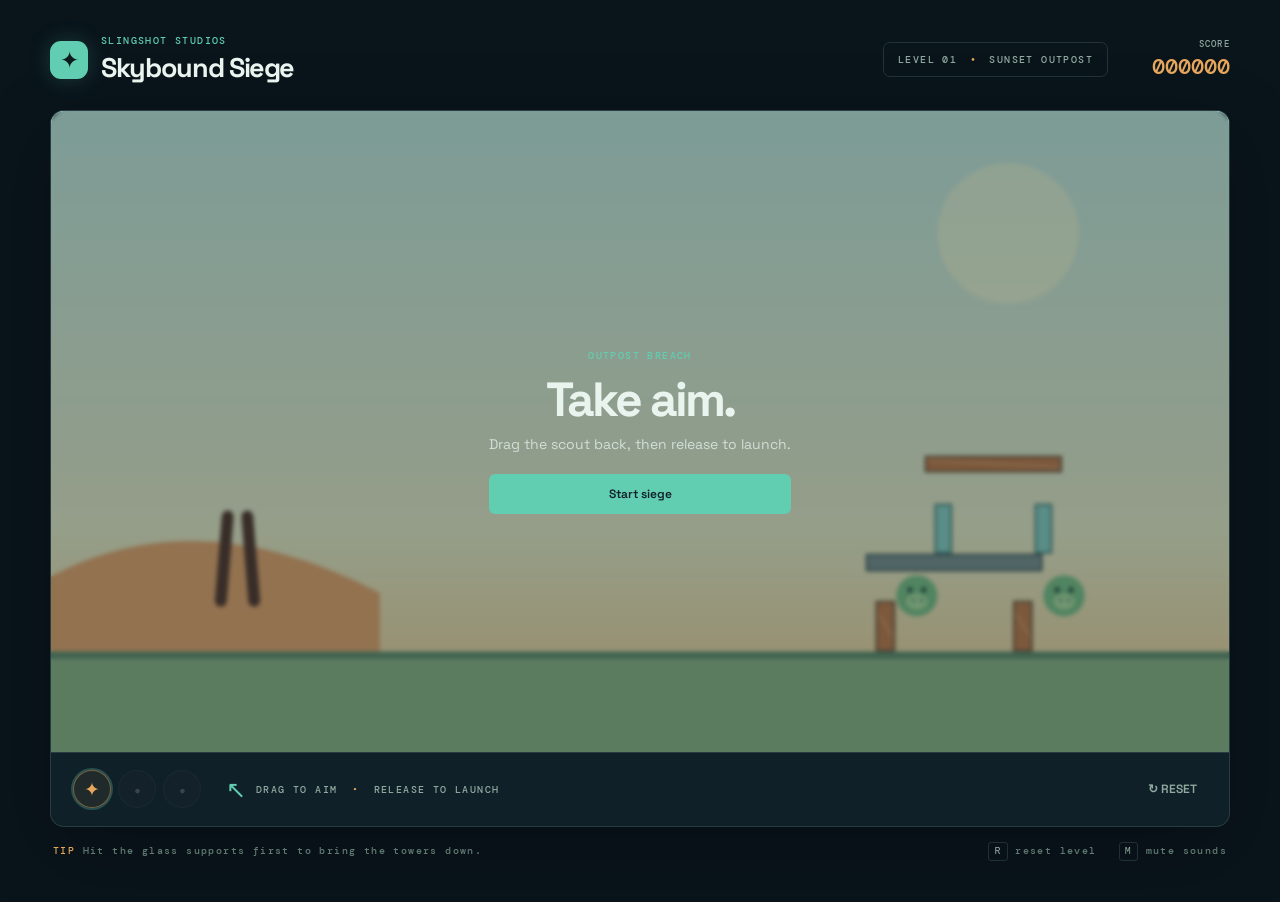
<file: index.html>
<!DOCTYPE html>
<html lang="en">
<head>
  <meta charset="UTF-8">
  <meta name="viewport" content="width=device-width, initial-scale=1.0">
  <meta name="theme-color" content="#0b1720">
  <title>Skybound Siege</title>
  <link rel="stylesheet" href="style.css">
</head>
<body>
  <main class="game-shell">
    <header class="topbar">
      <div class="brand">
        <span class="brand-mark" aria-hidden="true">✦</span>
        <div>
          <p class="eyebrow">SLINGSHOT STUDIOS</p>
          <h1>Skybound Siege</h1>
        </div>
      </div>
      <div class="level-chip" id="levelLabel">LEVEL 01 <span>•</span> SUNSET OUTPOST</div>
      <div class="score-block">
        <span class="score-label">SCORE</span>
        <strong id="score">000000</strong>
      </div>
    </header>

    <section class="game-card" aria-label="Skybound Siege game">
      <div class="canvas-wrap">
        <canvas id="gameCanvas" aria-label="Slingshot game canvas"></canvas>
        <div class="status-panel" id="statusPanel">
          <p class="status-kicker">OUTPOST BREACH</p>
          <h2 id="statusTitle">Take aim.</h2>
          <p id="statusMessage">Drag the scout back, then release to launch.</p>
          <button id="statusButton" type="button">Start siege</button>
        </div>
        <div class="toast" id="toast" role="status" aria-live="polite"></div>
      </div>
      <div class="controls">
        <div class="birds" id="birdTray" aria-label="Birds remaining"></div>
        <div class="hint"><span class="mouse-icon" aria-hidden="true">↖</span><span>DRAG TO AIM <b>•</b> RELEASE TO LAUNCH</span></div>
        <button class="reset-button" id="resetButton" type="button">↻ <span>RESET</span></button>
      </div>
    </section>

    <footer class="footer">
      <span><b>TIP</b> Hit the glass supports first to bring the towers down.</span>
      <span><kbd>R</kbd> reset level &nbsp; <kbd>M</kbd> mute sounds</span>
    </footer>
  </main>
  <script src="Game1.js"></script>
</body>
</html>
</file>
<file: style.css>
@import url('https://fonts.googleapis.com/css2?family=DM+Mono:wght@400;500&family=Space+Grotesk:wght@500;600;700&display=swap');

:root {
  --ink: #eaf4ee;
  --muted: #91aaa0;
  --line: rgba(177, 224, 197, .15);
  --panel: #102028;
  --accent: #e7a65b;
  --teal: #61ceb1;
}

* { box-sizing: border-box; }
body {
  margin: 0;
  min-height: 100vh;
  background: #09141b;
  color: var(--ink);
  font-family: "Space Grotesk", sans-serif;
}
body::before {
  content: "";
  position: fixed;
  inset: 0;
  pointer-events: none;
  opacity: .22;
  background-image: linear-gradient(rgba(255,255,255,.025) 1px, transparent 1px),
    linear-gradient(90deg, rgba(255,255,255,.025) 1px, transparent 1px);
  background-size: 34px 34px;
}
.game-shell { width: min(1180px, calc(100% - 48px)); margin: 0 auto; padding: 34px 0 28px; position: relative; }
.topbar { display: flex; align-items: center; gap: 28px; margin-bottom: 25px; }
.brand { display: flex; align-items: center; gap: 13px; flex: 1; }
.brand-mark { display: grid; place-items: center; width: 38px; height: 38px; color: #0b1a1c; background: var(--teal); border-radius: 11px; font-size: 23px; box-shadow: 0 0 22px rgba(97,206,177,.22); }
.eyebrow, .score-label, .level-chip, .hint, .footer, .status-kicker { font: 500 10px "DM Mono", monospace; letter-spacing: .14em; }
.eyebrow { color: var(--teal); margin: 0 0 3px; }
h1 { margin: 0; font-size: clamp(20px, 3vw, 27px); letter-spacing: -.05em; }
.level-chip { border: 1px solid var(--line); color: var(--muted); padding: 10px 14px; border-radius: 7px; }
.level-chip span { color: var(--accent); margin: 0 5px; }
.score-block { text-align: right; min-width: 94px; }
.score-label { display: block; color: var(--muted); font-size: 9px; margin-bottom: 2px; }
.score-block strong { font: 500 22px "DM Mono", monospace; color: var(--accent); }
.game-card { overflow: hidden; border: 1px solid var(--line); border-radius: 14px; background: var(--panel); box-shadow: 0 24px 80px rgba(0,0,0,.24); }
.canvas-wrap { position: relative; aspect-ratio: 16 / 8.7; min-height: 420px; background: #b8d8d0; }
canvas { display: block; width: 100%; height: 100%; cursor: grab; touch-action: none; }
canvas:active { cursor: grabbing; }
.controls { height: 74px; display: flex; align-items: center; padding: 0 22px; border-top: 1px solid var(--line); gap: 25px; }
.birds { display: flex; gap: 7px; min-width: 128px; }
.bird-dot { position: relative; width: 38px; height: 38px; display: grid; place-items: center; border: 1px solid rgba(231,166,91,.45); border-radius: 50%; background: rgba(231,166,91,.08); color: var(--accent); font-size: 19px; }
.bird-dot.used { opacity: .25; filter: grayscale(1); border-color: var(--line); }
.bird-dot.current { box-shadow: 0 0 0 2px rgba(97,206,177,.28); }
.hint { display: flex; align-items: center; gap: 10px; color: var(--muted); flex: 1; }
.hint b { color: var(--accent); font-weight: 400; padding: 0 7px; }
.mouse-icon { color: var(--teal); font-size: 24px; letter-spacing: 0; }
button { font: 600 12px "Space Grotesk", sans-serif; cursor: pointer; border: 0; }
.reset-button { color: var(--muted); background: transparent; padding: 10px; }
.reset-button:hover { color: var(--ink); }
.status-panel { position: absolute; inset: 0; display: grid; place-content: center; text-align: center; background: rgba(8,25,30,.33); backdrop-filter: blur(2px); transition: opacity .25s; }
.status-panel.hidden { opacity: 0; pointer-events: none; }
.status-panel h2 { margin: 7px 0 5px; font-size: clamp(29px, 5vw, 48px); letter-spacing: -.06em; }
.status-panel p:not(.status-kicker) { margin: 0 auto 21px; color: #d0dfd8; font-size: 14px; }
.status-kicker { color: var(--teal); margin: 0; }
.status-panel button { padding: 12px 21px; color: #102028; background: var(--teal); border-radius: 6px; }
.status-panel button:hover { background: #8ae3c8; transform: translateY(-1px); }
.toast { position: absolute; left: 50%; top: 26px; transform: translateX(-50%) translateY(-12px); opacity: 0; padding: 8px 12px; border-radius: 5px; background: rgba(10,29,31,.85); color: var(--accent); font: 500 11px "DM Mono", monospace; transition: .25s; pointer-events: none; }
.toast.show { opacity: 1; transform: translateX(-50%) translateY(0); }
.footer { display: flex; justify-content: space-between; color: #617b73; padding: 17px 3px; font-size: 10px; }
.footer b { color: var(--accent); font-weight: 500; }
kbd { color: var(--muted); border: 1px solid var(--line); padding: 3px 5px; border-radius: 3px; }
@media (max-width: 650px) {
  .game-shell { width: calc(100% - 24px); padding-top: 20px; }
  .topbar { flex-wrap: wrap; gap: 14px; }
  .level-chip { order: 3; width: 100%; text-align: center; }
  .canvas-wrap { min-height: 300px; aspect-ratio: 1 / .9; }
  .controls { height: auto; min-height: 78px; padding: 10px 13px; gap: 8px; }
  .birds { min-width: 105px; }
  .bird-dot { width: 30px; height: 30px; font-size: 15px; }
  .hint { font-size: 8px; gap: 4px; }
  .hint b { padding: 0 2px; }
  .reset-button span, .footer span:first-child { display: none; }
  .footer { justify-content: flex-end; }
}
</file>
